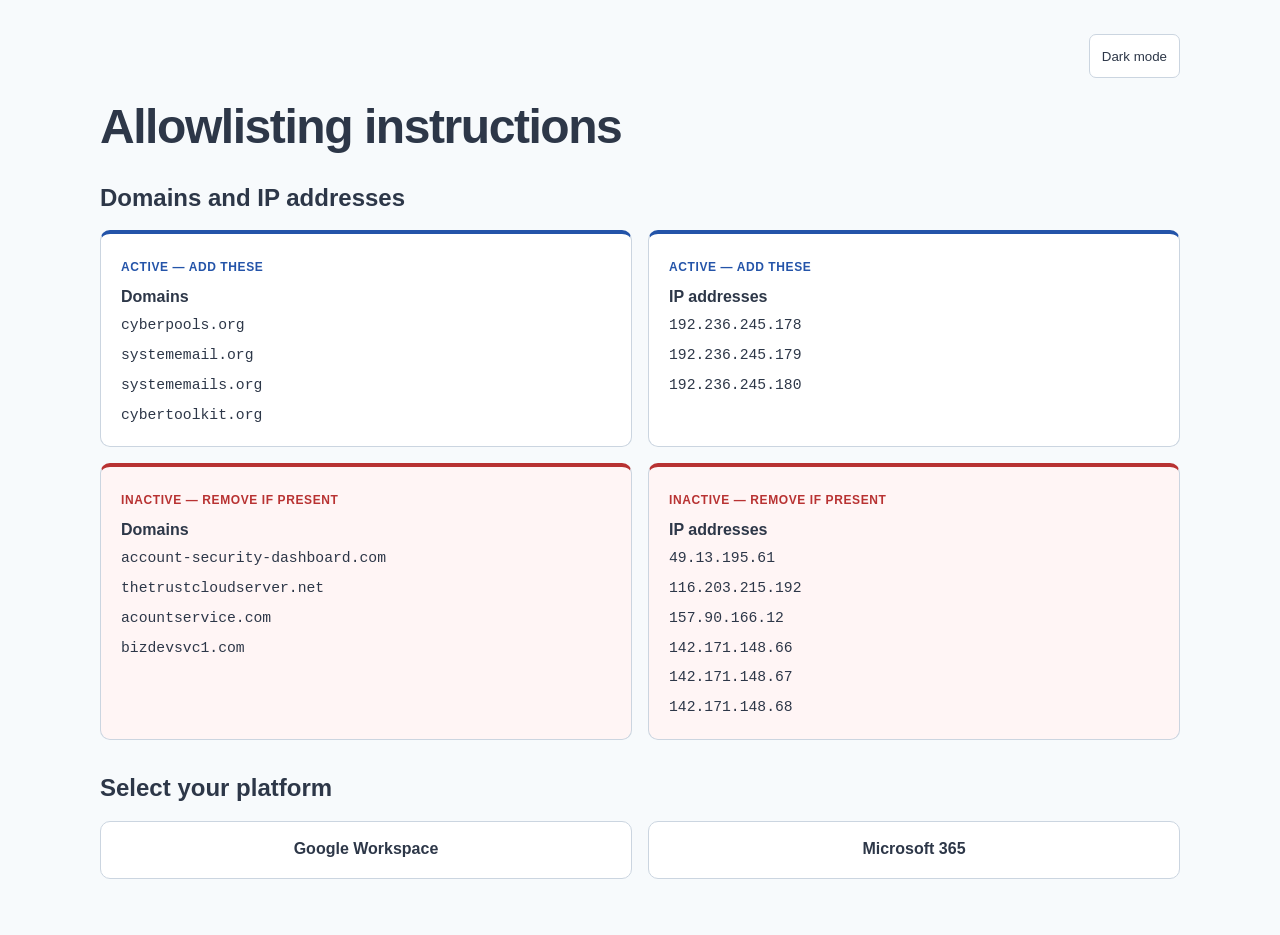
<file: index.html>
<!doctype html>
<html lang="en">
  <head>
    <meta charset="utf-8" />
    <meta name="viewport" content="width=device-width, initial-scale=1" />
    <meta name="description" content="Allowlisting instructions for Google Workspace and Microsoft 365." />
    <title>Allowlisting Instructions</title>
    <link rel="stylesheet" href="assets/styles.css" />
    <script src="workflow-navigation.js" defer></script>
    <script src="assets/render-navigation.js" defer></script>
    <script src="allowlist-values.js" defer></script>
    <script src="assets/render-values.js" defer></script>
    <script src="assets/theme.js" defer></script>
  </head>
  <body>
    <a class="skip-link" href="#content">Skip to content</a>
    <main class="page" id="content">
      <div class="utility-bar">
        <span></span>
        <button class="theme-toggle" type="button" data-theme-toggle>Light mode</button>
      </div>
      <header class="page-header">
        <h1>Allowlisting instructions</h1>
      </header>

      <section aria-labelledby="values-heading">
        <div class="section-heading">
          <h2 id="values-heading">Domains and IP addresses</h2>
        </div>

        <div class="reference-grid">
          <section class="reference-card active">
            <span class="status-label">Active — add these</span>
            <h3>Domains</h3>
            <ul class="plain-list" data-value-list="domains.active" data-value-type="domain"></ul>
          </section>

          <section class="reference-card active">
            <span class="status-label">Active — add these</span>
            <h3>IP addresses</h3>
            <ul class="plain-list" data-value-list="ipAddresses.active" data-value-type="ip"></ul>
          </section>

          <section class="reference-card inactive">
            <span class="status-label">Inactive — remove if present</span>
            <h3>Domains</h3>
            <ul class="plain-list" data-value-list="domains.inactive" data-value-type="domain"></ul>
          </section>

          <section class="reference-card inactive">
            <span class="status-label">Inactive — remove if present</span>
            <h3>IP addresses</h3>
            <ul class="plain-list" data-value-list="ipAddresses.inactive" data-value-type="ip"></ul>
          </section>
        </div>
      </section>

      <section class="section" aria-labelledby="platform-heading">
        <div class="section-heading">
          <h2 id="platform-heading">Select your platform</h2>
        </div>
        <div class="platform-grid">
          <a class="platform-button" data-workflow-start="google"></a>
          <a class="platform-button" data-workflow-start="microsoft"></a>
        </div>
      </section>
    </main>
  </body>
</html>
</file>
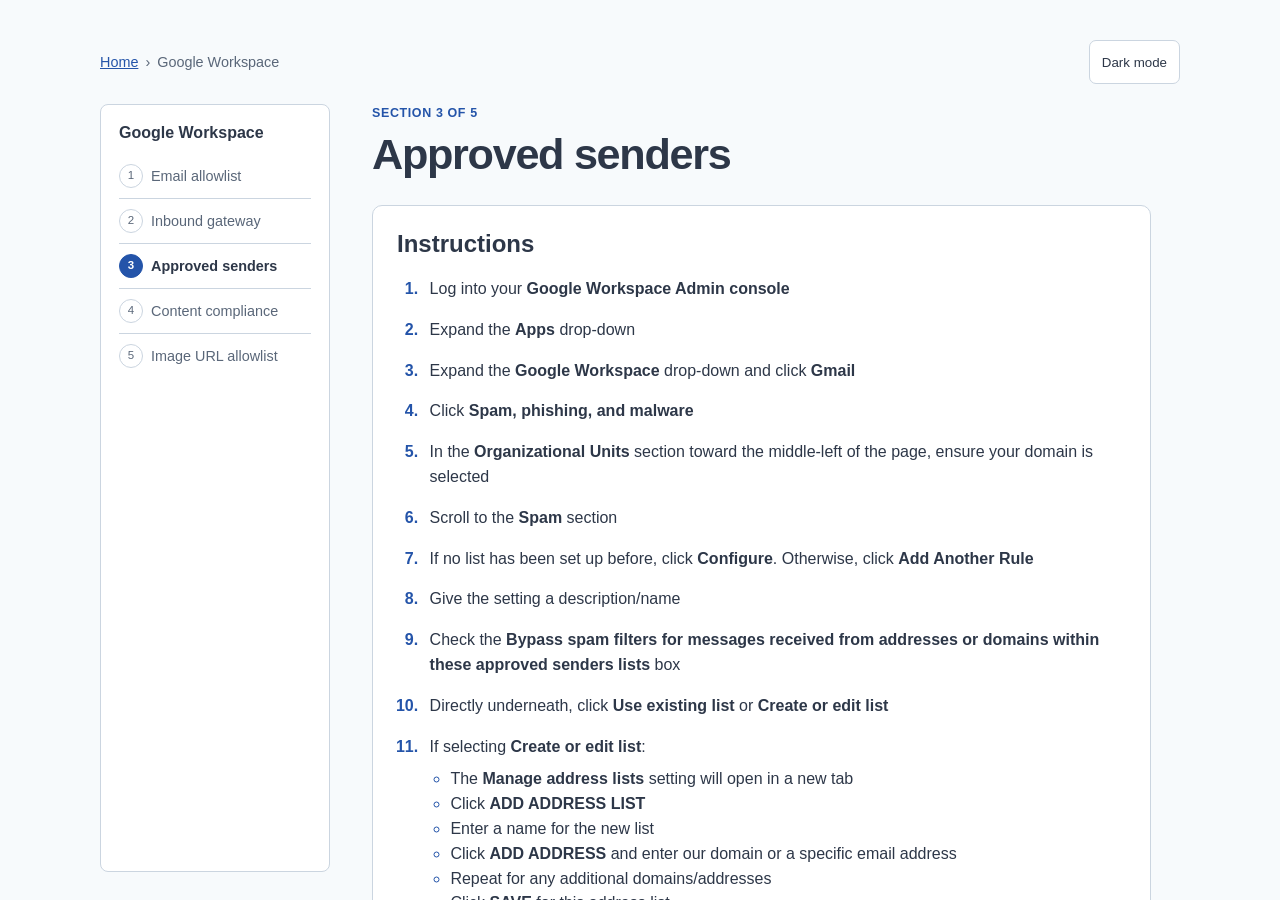
<file: google/approved-senders/index.html>
<!doctype html>
<html lang="en">
  <head>
    <meta charset="utf-8" />
    <meta name="viewport" content="width=device-width, initial-scale=1" />
    <meta name="description" content="Create an approved senders list in Google Workspace Gmail." />
    <title>Approved Senders — Google Workspace</title>
    <link rel="stylesheet" href="../../assets/styles.css" />
    <script src="../../workflow-navigation.js" defer></script>
    <script src="../../assets/render-navigation.js" defer></script>
    <script src="../../allowlist-values.js" defer></script>
    <script src="../../assets/render-values.js" defer></script>
    <script src="../../assets/theme.js" defer></script>
  </head>
  <body class="guide-body" data-workflow-platform="google" data-workflow-page="approved-senders">
    <a class="skip-link" href="#instructions">Skip to instructions</a>
    <main class="page guide-page">
      <div class="utility-bar"><nav class="breadcrumb" data-workflow-breadcrumb></nav><button class="theme-toggle" type="button" data-theme-toggle>Light mode</button></div>
      <details class="mobile-step-nav" data-workflow-mobile-nav></details>
      <div class="guide-layout">
        <nav class="step-nav" data-workflow-sidebar></nav>

        <article class="guide-content">
          <header class="guide-header">
            <p class="step-count" data-workflow-position></p>
            <h1 data-workflow-page-label></h1>
          </header>

          <section class="instructions" id="instructions" aria-labelledby="instructions-title">
            <h2 id="instructions-title">Instructions</h2>
            <ol>
              <li>Log into your <strong>Google Workspace Admin console</strong></li>
              <li>Expand the <strong>Apps</strong> drop-down</li>
              <li>Expand the <strong>Google Workspace</strong> drop-down and click <strong>Gmail</strong></li>
              <li>Click <strong>Spam, phishing, and malware</strong></li>
              <li>In the <strong>Organizational Units</strong> section toward the middle-left of the page, ensure your domain is selected</li>
              <li>Scroll to the <strong>Spam</strong> section</li>
              <li>If no list has been set up before, click <strong>Configure</strong>. Otherwise, click <strong>Add Another Rule</strong></li>
              <li>Give the setting a description/name</li>
              <li>Check the <strong>Bypass spam filters for messages received from addresses or domains within these approved senders lists</strong> box</li>
              <li>Directly underneath, click <strong>Use existing list</strong> or <strong>Create or edit list</strong></li>
              <li>
                If selecting <strong>Create or edit list</strong>:
                <ul>
                  <li>The <strong>Manage address lists</strong> setting will open in a new tab</li>
                  <li>Click <strong>ADD ADDRESS LIST</strong></li>
                  <li>Enter a name for the new list</li>
                  <li>Click <strong>ADD ADDRESS</strong> and enter our domain or a specific email address</li>
                  <li>Repeat for any additional domains/addresses</li>
                  <li>Click <strong>SAVE</strong> for this address list</li>
                  <li>Then, return to the original tab and click <strong>Use existing list</strong></li>
                </ul>
              </li>
              <li>Check the box for the list(s) with our domains/addresses, then close the popup</li>
              <li>Also check the <strong>Bypass spam filters and hide warnings for messages from senders or domains in selected lists</strong> box directly underneath the previous one</li>
              <li>Add the list with the <strong>Use existing list</strong> or <strong>Create or edit list</strong> options in the same way</li>
              <li>Click <strong>SAVE</strong></li>
            </ol>
          </section>

          <section class="values-box" aria-labelledby="values-title">
            <h2 id="values-title">Add these values</h2>
            <div class="value-group">
              <h3>Active domains — add each separately</h3>
              <ul class="plain-list" data-value-list="domains.active" data-value-type="domain"></ul>
            </div>
          </section>

          <section class="values-box remove-box" aria-labelledby="remove-values-title">
            <h2 id="remove-values-title">Remove these domains if present</h2>
            <ul class="plain-list" data-value-list="domains.inactive" data-value-type="domain"></ul>
          </section>

          <nav class="page-nav" data-workflow-pagination></nav>
        </article>
      </div>
    </main>
  </body>
</html>
</file>
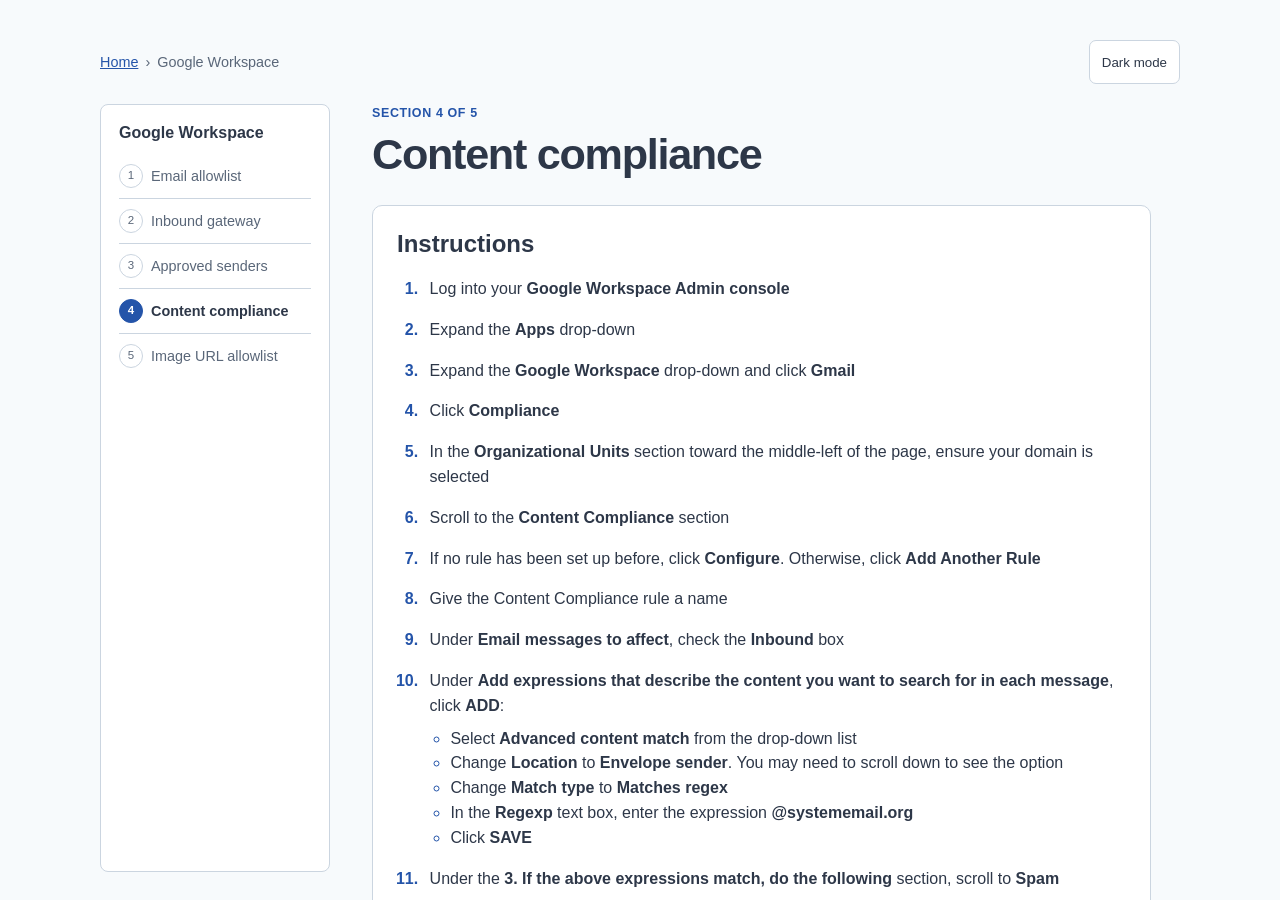
<file: google/content-compliance/index.html>
<!doctype html>
<html lang="en">
  <head>
    <meta charset="utf-8" />
    <meta name="viewport" content="width=device-width, initial-scale=1" />
    <meta name="description" content="Create a Google Workspace Gmail content compliance rule." />
    <title>Content Compliance — Google Workspace</title>
    <link rel="stylesheet" href="../../assets/styles.css" />
    <script src="../../workflow-navigation.js" defer></script>
    <script src="../../assets/render-navigation.js" defer></script>
    <script src="../../allowlist-values.js" defer></script>
    <script src="../../assets/render-values.js" defer></script>
    <script src="../../assets/theme.js" defer></script>
  </head>
  <body class="guide-body" data-workflow-platform="google" data-workflow-page="content-compliance">
    <a class="skip-link" href="#instructions">Skip to instructions</a>
    <main class="page guide-page">
      <div class="utility-bar"><nav class="breadcrumb" data-workflow-breadcrumb></nav><button class="theme-toggle" type="button" data-theme-toggle>Light mode</button></div>
      <details class="mobile-step-nav" data-workflow-mobile-nav></details>
      <div class="guide-layout">
        <nav class="step-nav" data-workflow-sidebar></nav>

        <article class="guide-content">
          <header class="guide-header">
            <p class="step-count" data-workflow-position></p>
            <h1 data-workflow-page-label></h1>
          </header>

          <section class="instructions" id="instructions" aria-labelledby="instructions-title">
            <h2 id="instructions-title">Instructions</h2>
            <ol>
              <li>Log into your <strong>Google Workspace Admin console</strong></li>
              <li>Expand the <strong>Apps</strong> drop-down</li>
              <li>Expand the <strong>Google Workspace</strong> drop-down and click <strong>Gmail</strong></li>
              <li>Click <strong>Compliance</strong></li>
              <li>In the <strong>Organizational Units</strong> section toward the middle-left of the page, ensure your domain is selected</li>
              <li>Scroll to the <strong>Content Compliance</strong> section</li>
              <li>If no rule has been set up before, click <strong>Configure</strong>. Otherwise, click <strong>Add Another Rule</strong></li>
              <li>Give the Content Compliance rule a name</li>
              <li>Under <strong>Email messages to affect</strong>, check the <strong>Inbound</strong> box</li>
              <li>
                Under <strong>Add expressions that describe the content you want to search for in each message</strong>, click <strong>ADD</strong>:
                <ul>
                  <li>Select <strong>Advanced content match</strong> from the drop-down list</li>
                  <li>Change <strong>Location</strong> to <strong>Envelope sender</strong>. You may need to scroll down to see the option</li>
                  <li>Change <strong>Match type</strong> to <strong>Matches regex</strong></li>
                  <li>In the <strong>Regexp</strong> text box, enter the expression <strong data-value="google.contentCompliance.envelopeSenderExpression" data-value-type="email-expression"></strong></li>
                  <li>Click <strong>SAVE</strong></li>
                </ul>
              </li>
              <li>Under the <strong>3. If the above expressions match, do the following</strong> section, scroll to <strong>Spam</strong></li>
              <li>Check the <strong>Bypass spam filter for this message</strong> box</li>
              <li>Click <strong>SAVE</strong></li>
            </ol>
          </section>

          <section class="values-box" aria-labelledby="values-title">
            <h2 id="values-title">Add these values</h2>
            <div class="value-group">
              <h3>Envelope sender regular expression</h3>
              <code data-value="google.contentCompliance.envelopeSenderExpression" data-value-type="email-expression"></code>
            </div>
          </section>

          <section class="values-box remove-box" aria-labelledby="remove-values-title">
            <h2 id="remove-values-title">Remove these envelope sender expressions if present</h2>
            <ul class="plain-list" data-value-list="domains.inactive" data-value-type="domain" data-value-prefix="@"></ul>
          </section>

          <nav class="page-nav" data-workflow-pagination></nav>
        </article>
      </div>
    </main>
  </body>
</html>
</file>
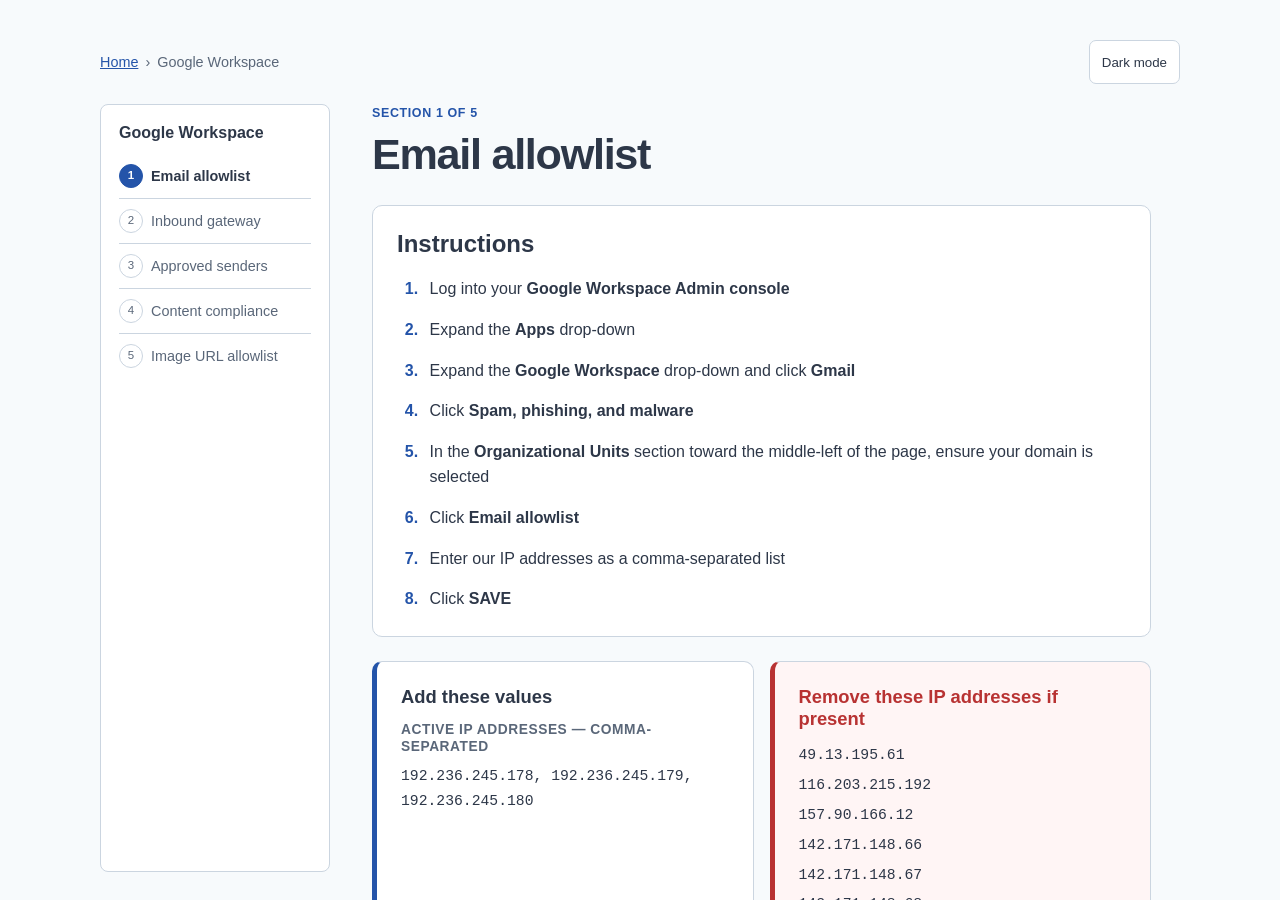
<file: google/email-allowlist/index.html>
<!doctype html>
<html lang="en">
  <head>
    <meta charset="utf-8" />
    <meta name="viewport" content="width=device-width, initial-scale=1" />
    <meta name="description" content="Add sending IP addresses to the Google Workspace Gmail email allowlist." />
    <title>Email Allowlist — Google Workspace</title>
    <link rel="stylesheet" href="../../assets/styles.css" />
    <script src="../../workflow-navigation.js" defer></script>
    <script src="../../assets/render-navigation.js" defer></script>
    <script src="../../allowlist-values.js" defer></script>
    <script src="../../assets/render-values.js" defer></script>
    <script src="../../assets/theme.js" defer></script>
  </head>
  <body class="guide-body" data-workflow-platform="google" data-workflow-page="email-allowlist">
    <a class="skip-link" href="#instructions">Skip to instructions</a>
    <main class="page guide-page">
      <div class="utility-bar"><nav class="breadcrumb" data-workflow-breadcrumb></nav><button class="theme-toggle" type="button" data-theme-toggle>Light mode</button></div>
      <details class="mobile-step-nav" data-workflow-mobile-nav></details>
      <div class="guide-layout">
        <nav class="step-nav" data-workflow-sidebar></nav>

        <article class="guide-content">
          <header class="guide-header">
            <p class="step-count" data-workflow-position></p>
            <h1 data-workflow-page-label></h1>
          </header>

          <section class="instructions" id="instructions" aria-labelledby="instructions-title">
            <h2 id="instructions-title">Instructions</h2>
            <ol>
              <li>Log into your <strong>Google Workspace Admin console</strong></li>
              <li>Expand the <strong>Apps</strong> drop-down</li>
              <li>Expand the <strong>Google Workspace</strong> drop-down and click <strong>Gmail</strong></li>
              <li>Click <strong>Spam, phishing, and malware</strong></li>
              <li>In the <strong>Organizational Units</strong> section toward the middle-left of the page, ensure your domain is selected</li>
              <li>Click <strong>Email allowlist</strong></li>
              <li>Enter our IP addresses as a comma-separated list</li>
              <li>Click <strong>SAVE</strong></li>
            </ol>
          </section>

          <section class="values-box" aria-labelledby="values-title">
            <h2 id="values-title">Add these values</h2>
            <div class="value-group">
              <h3>Active IP addresses — comma-separated</h3>
              <code data-value="ipAddresses.active" data-value-type="ip" data-value-separator=", "></code>
            </div>
          </section>

          <section class="values-box remove-box" aria-labelledby="remove-values-title">
            <h2 id="remove-values-title">Remove these IP addresses if present</h2>
            <ul class="plain-list" data-value-list="ipAddresses.inactive" data-value-type="ip"></ul>
          </section>

          <nav class="page-nav" data-workflow-pagination></nav>
        </article>
      </div>
    </main>
  </body>
</html>
</file>
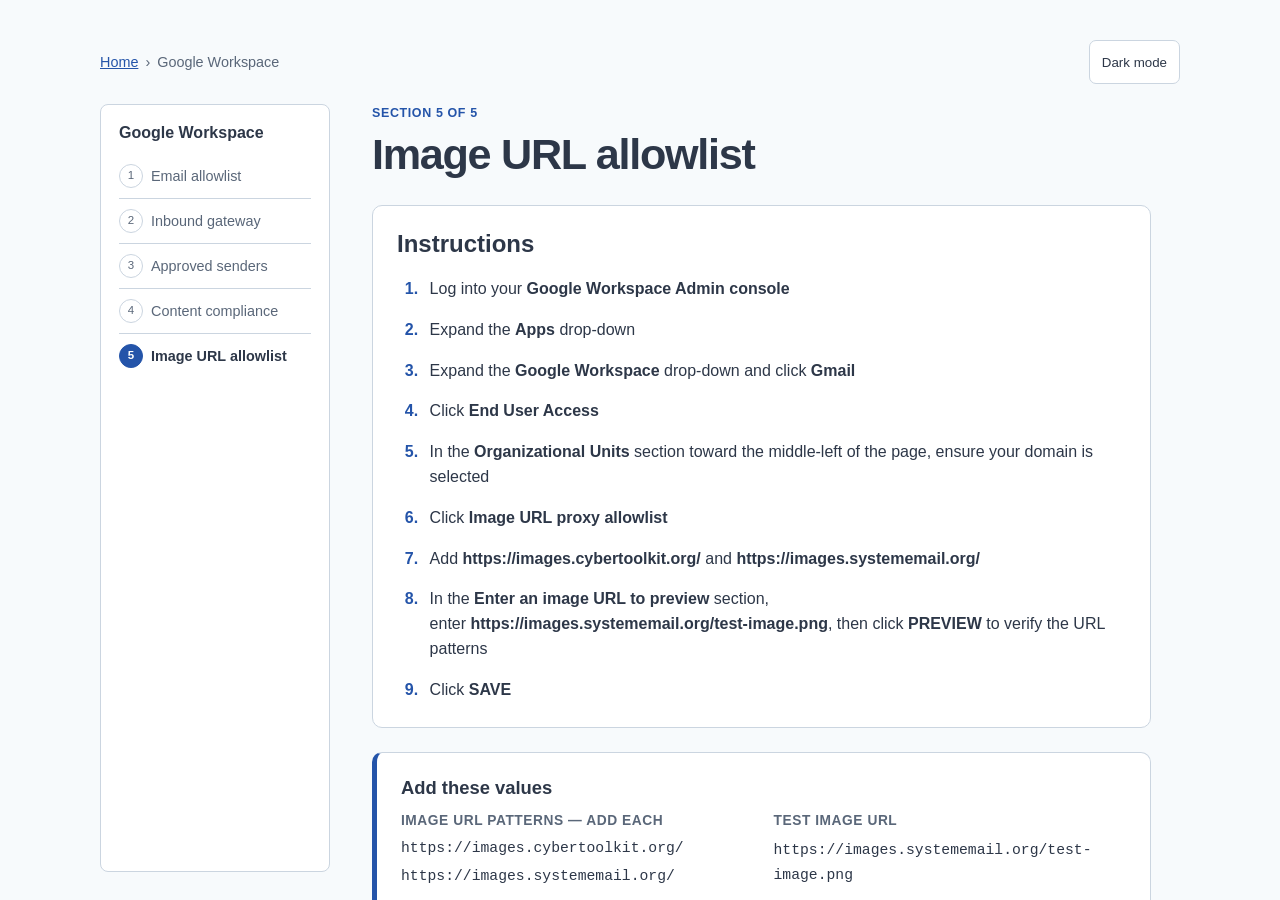
<file: google/image-allowlist/index.html>
<!doctype html>
<html lang="en">
  <head>
    <meta charset="utf-8" />
    <meta name="viewport" content="width=device-width, initial-scale=1" />
    <meta name="description" content="Configure the Google Workspace Gmail image URL proxy allowlist." />
    <title>Image URL Allowlist — Google Workspace</title>
    <link rel="stylesheet" href="../../assets/styles.css" />
    <script src="../../workflow-navigation.js" defer></script>
    <script src="../../assets/render-navigation.js" defer></script>
    <script src="../../allowlist-values.js" defer></script>
    <script src="../../assets/render-values.js" defer></script>
    <script src="../../assets/theme.js" defer></script>
  </head>
  <body class="guide-body" data-workflow-platform="google" data-workflow-page="image-allowlist">
    <a class="skip-link" href="#instructions">Skip to instructions</a>
    <main class="page guide-page">
      <div class="utility-bar"><nav class="breadcrumb" data-workflow-breadcrumb></nav><button class="theme-toggle" type="button" data-theme-toggle>Light mode</button></div>
      <details class="mobile-step-nav" data-workflow-mobile-nav></details>
      <div class="guide-layout">
        <nav class="step-nav" data-workflow-sidebar></nav>

        <article class="guide-content">
          <header class="guide-header">
            <p class="step-count" data-workflow-position></p>
            <h1 data-workflow-page-label></h1>
          </header>

          <section class="instructions" id="instructions" aria-labelledby="instructions-title">
            <h2 id="instructions-title">Instructions</h2>
            <ol>
              <li>Log into your <strong>Google Workspace Admin console</strong></li>
              <li>Expand the <strong>Apps</strong> drop-down</li>
              <li>Expand the <strong>Google Workspace</strong> drop-down and click <strong>Gmail</strong></li>
              <li>Click <strong>End User Access</strong></li>
              <li>In the <strong>Organizational Units</strong> section toward the middle-left of the page, ensure your domain is selected</li>
              <li>Click <strong>Image URL proxy allowlist</strong></li>
              <li>Add <span data-value-inline-list="google.imageAllowlist.urlPatterns" data-value-type="https-url"></span></li>
              <li>In the <strong>Enter an image URL to preview</strong> section,<br /> enter <strong data-value="google.imageAllowlist.testImageUrl" data-value-type="https-url"></strong>, then click <strong>PREVIEW</strong> to verify the URL patterns</li>
              <li>Click <strong>SAVE</strong></li>
            </ol>
          </section>

          <section class="values-box full-width-values" aria-labelledby="values-title">
            <h2 id="values-title">Add these values</h2>
            <div class="value-groups">
              <div class="value-group">
                <h3>Image URL patterns — add each</h3>
                <ul class="plain-list" data-value-list="google.imageAllowlist.urlPatterns" data-value-type="https-url"></ul>
              </div>
              <div class="value-group">
                <h3>Test image URL</h3>
                <code data-value="google.imageAllowlist.testImageUrl" data-value-type="https-url"></code>
              </div>
            </div>
          </section>

          <nav class="page-nav" data-workflow-pagination></nav>
        </article>
      </div>
    </main>
  </body>
</html>
</file>
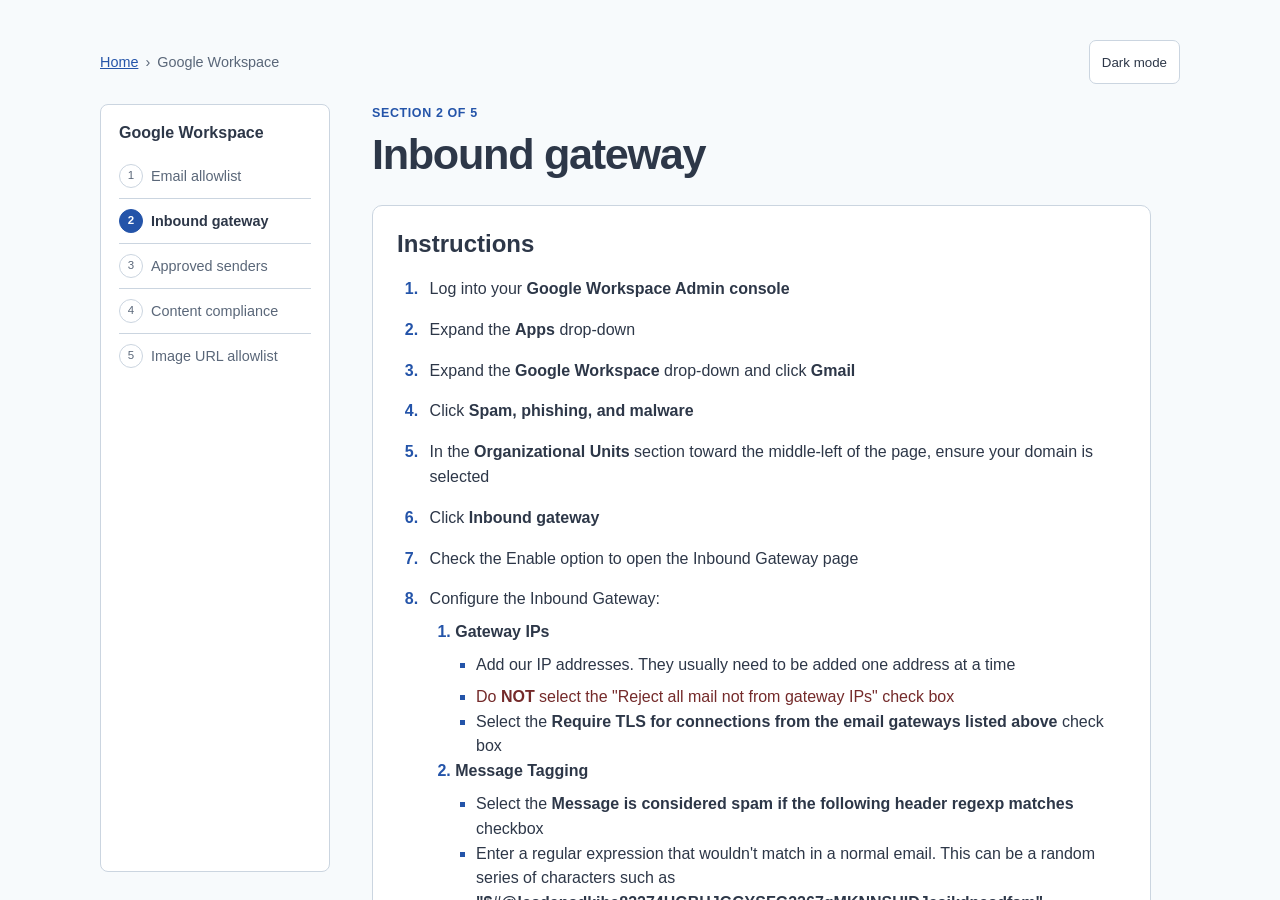
<file: google/inbound-gateway/index.html>
<!doctype html>
<html lang="en">
  <head>
    <meta charset="utf-8" />
    <meta name="viewport" content="width=device-width, initial-scale=1" />
    <meta name="description" content="Configure the Google Workspace Gmail inbound gateway." />
    <title>Inbound Gateway — Google Workspace</title>
    <link rel="stylesheet" href="../../assets/styles.css" />
    <script src="../../workflow-navigation.js" defer></script>
    <script src="../../assets/render-navigation.js" defer></script>
    <script src="../../allowlist-values.js" defer></script>
    <script src="../../assets/render-values.js" defer></script>
    <script src="../../assets/theme.js" defer></script>
  </head>
  <body class="guide-body" data-workflow-platform="google" data-workflow-page="inbound-gateway">
    <a class="skip-link" href="#instructions">Skip to instructions</a>
    <main class="page guide-page">
      <div class="utility-bar"><nav class="breadcrumb" data-workflow-breadcrumb></nav><button class="theme-toggle" type="button" data-theme-toggle>Light mode</button></div>
      <details class="mobile-step-nav" data-workflow-mobile-nav></details>
      <div class="guide-layout">
        <nav class="step-nav" data-workflow-sidebar></nav>

        <article class="guide-content">
          <header class="guide-header">
            <p class="step-count" data-workflow-position></p>
            <h1 data-workflow-page-label></h1>
          </header>

          <section class="instructions" id="instructions" aria-labelledby="instructions-title">
            <h2 id="instructions-title">Instructions</h2>
            <ol>
              <li>Log into your <strong>Google Workspace Admin console</strong></li>
              <li>Expand the <strong>Apps</strong> drop-down</li>
              <li>Expand the <strong>Google Workspace</strong> drop-down and click <strong>Gmail</strong></li>
              <li>Click <strong>Spam, phishing, and malware</strong></li>
              <li>In the <strong>Organizational Units</strong> section toward the middle-left of the page, ensure your domain is selected</li>
              <li>Click <strong>Inbound gateway</strong></li>
              <li>Check the Enable option to open the Inbound Gateway page</li>
              <li>
                Configure the Inbound Gateway:
                <ol>
                  <li>
                    <strong>Gateway IPs</strong>
                    <ul>
                      <li>Add our IP addresses. They usually need to be added one address at a time</li>
                      <li><span class="instruction-warning">Do <strong>NOT</strong> select the "Reject all mail not from gateway IPs" check box</span></li>
                      <li>Select the <strong>Require TLS for connections from the email gateways listed above</strong> check box</li>
                    </ul>
                  </li>
                  <li>
                    <strong>Message Tagging</strong>
                    <ul>
                      <li>Select the <strong>Message is considered spam if the following header regexp matches</strong> checkbox</li>
                      <li>Enter a regular expression that wouldn't match in a normal email. This can be a random series of characters such as <strong><span class="long-string">"$#@!asdansdkjha83274HGBHJGGYSFG3267gMKNNSUIDJasjkdnasdfsm"</span></strong></li>
                      <li>Select "Disable Gmail spam evaluation on mail from this gateway; only use header value check box"</li>
                    </ul>
                  </li>
                </ol>
              </li>
              <li>Click <strong>SAVE</strong></li>
            </ol>
          </section>

          <section class="values-box" aria-labelledby="values-title">
            <h2 id="values-title">Add these values</h2>
            <div class="value-group">
              <h3>Active gateway IP addresses — add individually</h3>
              <ul class="plain-list" data-value-list="ipAddresses.active" data-value-type="ip"></ul>
            </div>
          </section>

          <section class="values-box remove-box" aria-labelledby="remove-values-title">
            <h2 id="remove-values-title">Remove these gateway IP addresses if present</h2>
            <ul class="plain-list" data-value-list="ipAddresses.inactive" data-value-type="ip"></ul>
          </section>

          <nav class="page-nav" data-workflow-pagination></nav>
        </article>
      </div>
    </main>
  </body>
</html>
</file>
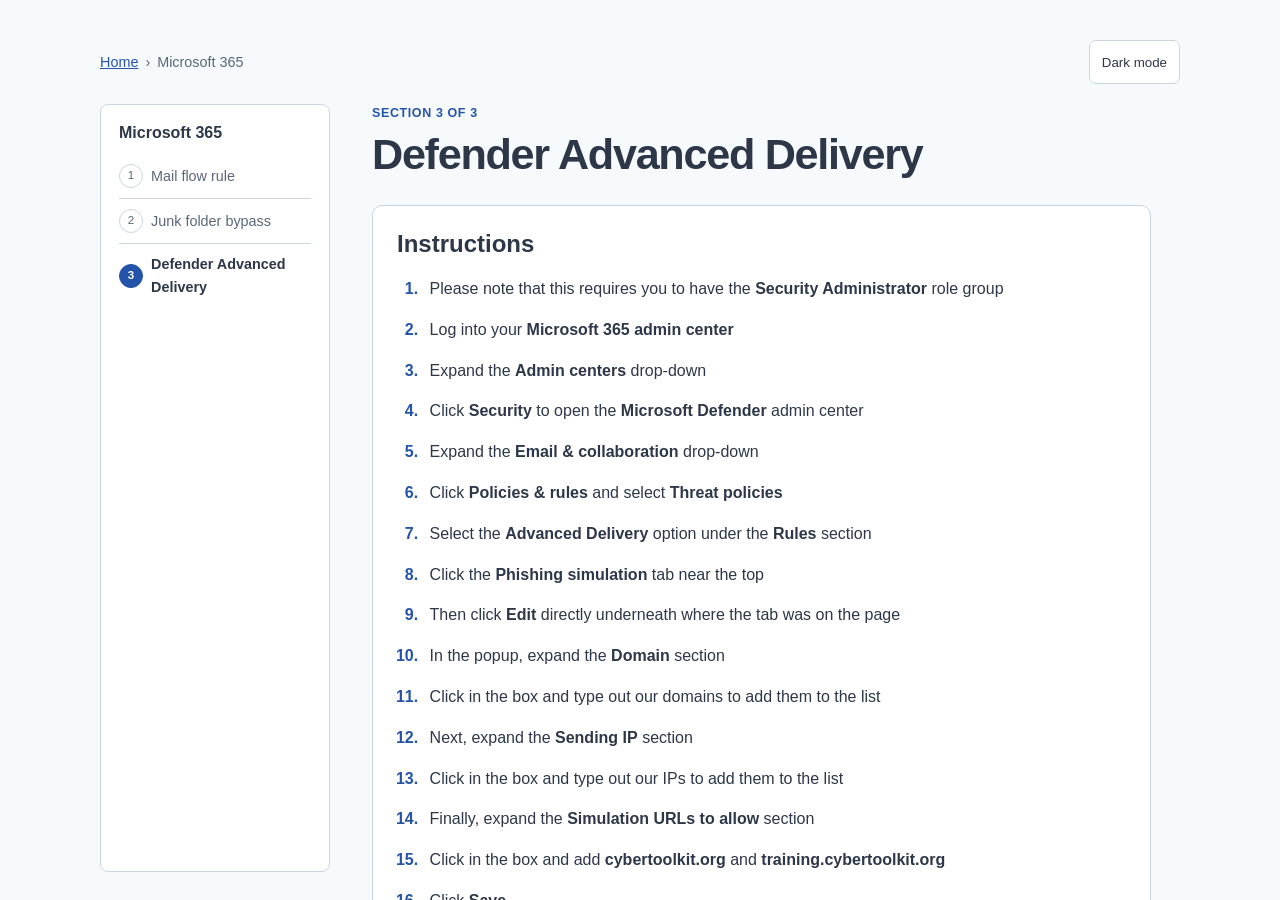
<file: microsoft/defender/index.html>
<!doctype html>
<html lang="en">
  <head>
    <meta charset="utf-8" />
    <meta name="viewport" content="width=device-width, initial-scale=1" />
    <meta name="description" content="Configure Microsoft Defender Advanced Delivery for an authorized phishing simulation." />
    <title>Defender Advanced Delivery — Microsoft 365</title>
    <link rel="stylesheet" href="../../assets/styles.css" />
    <script src="../../workflow-navigation.js" defer></script>
    <script src="../../assets/render-navigation.js" defer></script>
    <script src="../../allowlist-values.js" defer></script>
    <script src="../../assets/render-values.js" defer></script>
    <script src="../../assets/theme.js" defer></script>
  </head>
  <body class="guide-body" data-workflow-platform="microsoft" data-workflow-page="defender">
    <a class="skip-link" href="#instructions">Skip to instructions</a>
    <main class="page guide-page">
      <div class="utility-bar"><nav class="breadcrumb" data-workflow-breadcrumb></nav><button class="theme-toggle" type="button" data-theme-toggle>Light mode</button></div>
      <details class="mobile-step-nav" data-workflow-mobile-nav></details>
      <div class="guide-layout">
        <nav class="step-nav" data-workflow-sidebar></nav>

        <article class="guide-content">
          <header class="guide-header">
            <p class="step-count" data-workflow-position></p>
            <h1 data-workflow-page-label></h1>
          </header>

          <section class="instructions" id="instructions" aria-labelledby="instructions-title">
            <h2 id="instructions-title">Instructions</h2>
            <ol>
              <li>Please note that this requires you to have the <strong>Security Administrator</strong> role group</li>
              <li>Log into your <strong>Microsoft 365 admin center</strong></li>
              <li>Expand the <strong>Admin centers</strong> drop-down</li>
              <li>Click <strong>Security</strong> to open the <strong>Microsoft Defender</strong> admin center</li>
              <li>Expand the <strong>Email &amp; collaboration</strong> drop-down</li>
              <li>Click <strong>Policies &amp; rules</strong> and select <strong>Threat policies</strong></li>
              <li>Select the <strong>Advanced Delivery</strong> option under the <strong>Rules</strong> section</li>
              <li>Click the <strong>Phishing simulation</strong> tab near the top</li>
              <li>Then click <strong>Edit</strong> directly underneath where the tab was on the page</li>
              <li>In the popup, expand the <strong>Domain</strong> section</li>
              <li>Click in the box and type out our domains to add them to the list</li>
              <li>Next, expand the <strong>Sending IP</strong> section</li>
              <li>Click in the box and type out our IPs to add them to the list</li>
              <li>Finally, expand the <strong>Simulation URLs to allow</strong> section</li>
              <li>Click in the box and add <span data-value-inline-list="microsoft.defender.simulationUrls" data-value-type="domain"></span></li>
              <li>Click <strong>Save</strong></li>
            </ol>
          </section>

          <section class="values-box" aria-labelledby="values-title">
            <h2 id="values-title">Add these values</h2>
            <div class="value-groups">
              <div class="value-group">
                <h3>Active domains</h3>
                <ul class="plain-list" data-value-list="domains.active" data-value-type="domain"></ul>
              </div>
              <div class="value-group">
                <h3>Active sending IP addresses</h3>
                <ul class="plain-list" data-value-list="ipAddresses.active" data-value-type="ip"></ul>
              </div>
              <div class="value-group">
                <h3>Simulation URLs</h3>
                <ul class="plain-list" data-value-list="microsoft.defender.simulationUrls" data-value-type="domain"></ul>
              </div>
            </div>
          </section>

          <section class="values-box remove-box" aria-labelledby="remove-values-title">
            <h2 id="remove-values-title">Remove these values if present</h2>
            <div class="value-groups">
              <div class="value-group">
                <h3>Inactive domains</h3>
                <ul class="plain-list" data-value-list="domains.inactive" data-value-type="domain"></ul>
              </div>
              <div class="value-group">
                <h3>Inactive sending IP addresses</h3>
                <ul class="plain-list" data-value-list="ipAddresses.inactive" data-value-type="ip"></ul>
              </div>
            </div>
          </section>

          <nav class="page-nav" data-workflow-pagination></nav>
        </article>
      </div>
    </main>
  </body>
</html>
</file>
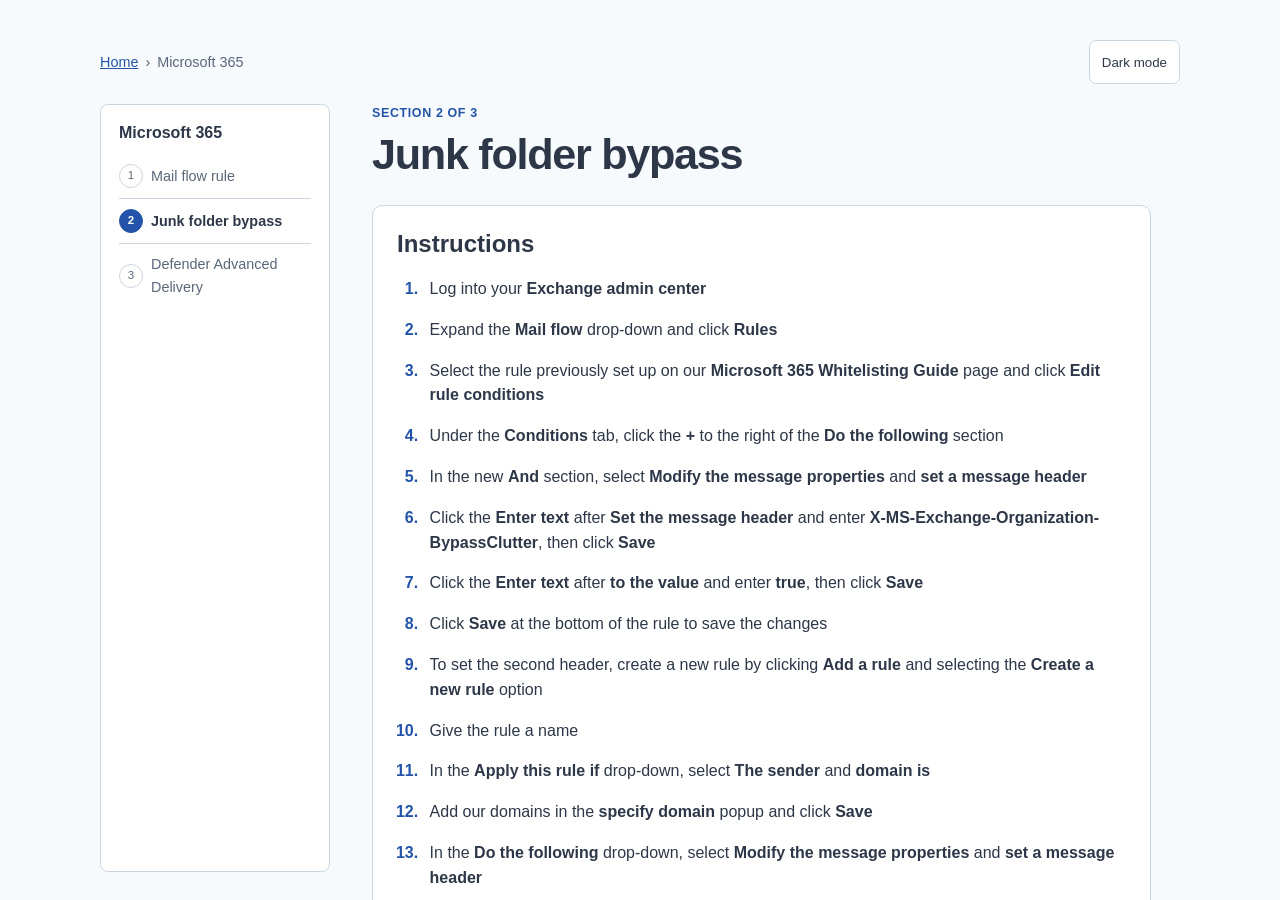
<file: microsoft/junk-bypass/index.html>
<!doctype html>
<html lang="en">
  <head>
    <meta charset="utf-8" />
    <meta name="viewport" content="width=device-width, initial-scale=1" />
    <meta name="description" content="Configure Microsoft 365 Exchange headers to bypass Junk and Clutter folders." />
    <title>Junk Folder Bypass — Microsoft 365</title>
    <link rel="stylesheet" href="../../assets/styles.css" />
    <script src="../../workflow-navigation.js" defer></script>
    <script src="../../assets/render-navigation.js" defer></script>
    <script src="../../allowlist-values.js" defer></script>
    <script src="../../assets/render-values.js" defer></script>
    <script src="../../assets/theme.js" defer></script>
  </head>
  <body class="guide-body" data-workflow-platform="microsoft" data-workflow-page="junk-bypass">
    <a class="skip-link" href="#instructions">Skip to instructions</a>
    <main class="page guide-page">
      <div class="utility-bar"><nav class="breadcrumb" data-workflow-breadcrumb></nav><button class="theme-toggle" type="button" data-theme-toggle>Light mode</button></div>
      <details class="mobile-step-nav" data-workflow-mobile-nav></details>
      <div class="guide-layout">
        <nav class="step-nav" data-workflow-sidebar></nav>

        <article class="guide-content">
          <header class="guide-header">
            <p class="step-count" data-workflow-position></p>
            <h1 data-workflow-page-label></h1>
          </header>

          <section class="instructions" id="instructions" aria-labelledby="instructions-title">
            <h2 id="instructions-title">Instructions</h2>
            <ol>
              <li>Log into your <strong>Exchange admin center</strong></li>
              <li>Expand the <strong>Mail flow</strong> drop-down and click <strong>Rules</strong></li>
              <li>Select the rule previously set up on our <strong>Microsoft 365 Whitelisting Guide</strong> page and click <strong>Edit rule conditions</strong></li>
              <li>Under the <strong>Conditions</strong> tab, click the <strong>+</strong> to the right of the <strong>Do the following</strong> section</li>
              <li>In the new <strong>And</strong> section, select <strong>Modify the message properties</strong> and <strong>set a message header</strong></li>
              <li>Click the <strong>Enter text</strong> after <strong>Set the message header</strong> and enter <strong data-value="microsoft.junkBypass.firstHeader.name" data-value-type="header-name"></strong>, then click <strong>Save</strong></li>
              <li>Click the <strong>Enter text</strong> after <strong>to the value</strong> and enter <strong data-value="microsoft.junkBypass.firstHeader.value"></strong>, then click <strong>Save</strong></li>
              <li>Click <strong>Save</strong> at the bottom of the rule to save the changes</li>
              <li>To set the second header, create a new rule by clicking <strong>Add a rule</strong> and selecting the <strong>Create a new rule</strong> option</li>
              <li>Give the rule a name</li>
              <li>In the <strong>Apply this rule if</strong> drop-down, select <strong>The sender</strong> and <strong>domain is</strong></li>
              <li>Add our domains in the <strong>specify domain</strong> popup and click <strong>Save</strong></li>
              <li>In the <strong>Do the following</strong> drop-down, select <strong>Modify the message properties</strong> and <strong>set a message header</strong></li>
              <li>This time, set the message header to <strong data-value="microsoft.junkBypass.secondHeader.name" data-value-type="header-name"></strong> and the value to <strong data-value="microsoft.junkBypass.secondHeader.value"></strong></li>
              <li>Once set, click <strong>Next</strong> to go to the <strong>Set rule settings</strong> section</li>
              <li>Ensure <strong>Rule mode</strong> is set to <strong>Enforce</strong>, then click <strong>Next</strong></li>
              <li>Once on the <strong>Review and finish</strong> section, click <strong>Finish</strong></li>
              <li>Ensure this new rule also shows <strong>Enabled</strong> under <strong>Status</strong></li>
            </ol>
          </section>

          <section class="values-box" aria-labelledby="values-title">
            <h2 id="values-title">Add these values</h2>
            <div class="value-groups">
              <div class="value-group">
                <h3>Active sender domains</h3>
              <ul class="plain-list" data-value-list="domains.active" data-value-type="domain"></ul>
              </div>
              <div class="value-group">
                <h3>First header</h3>
                <ul class="plain-list">
                  <li>Name: <code data-value="microsoft.junkBypass.firstHeader.name" data-value-type="header-name"></code></li>
                  <li>Value: <code data-value="microsoft.junkBypass.firstHeader.value"></code></li>
                </ul>
              </div>
              <div class="value-group">
                <h3>Second header</h3>
                <ul class="plain-list">
                  <li>Name: <code data-value="microsoft.junkBypass.secondHeader.name" data-value-type="header-name"></code></li>
                  <li>Value: <code data-value="microsoft.junkBypass.secondHeader.value"></code></li>
                </ul>
              </div>
            </div>
          </section>

          <section class="values-box remove-box" aria-labelledby="remove-values-title">
            <h2 id="remove-values-title">Remove these sender domains if present</h2>
            <ul class="plain-list" data-value-list="domains.inactive" data-value-type="domain"></ul>
          </section>

          <nav class="page-nav" data-workflow-pagination></nav>
        </article>
      </div>
    </main>
  </body>
</html>
</file>
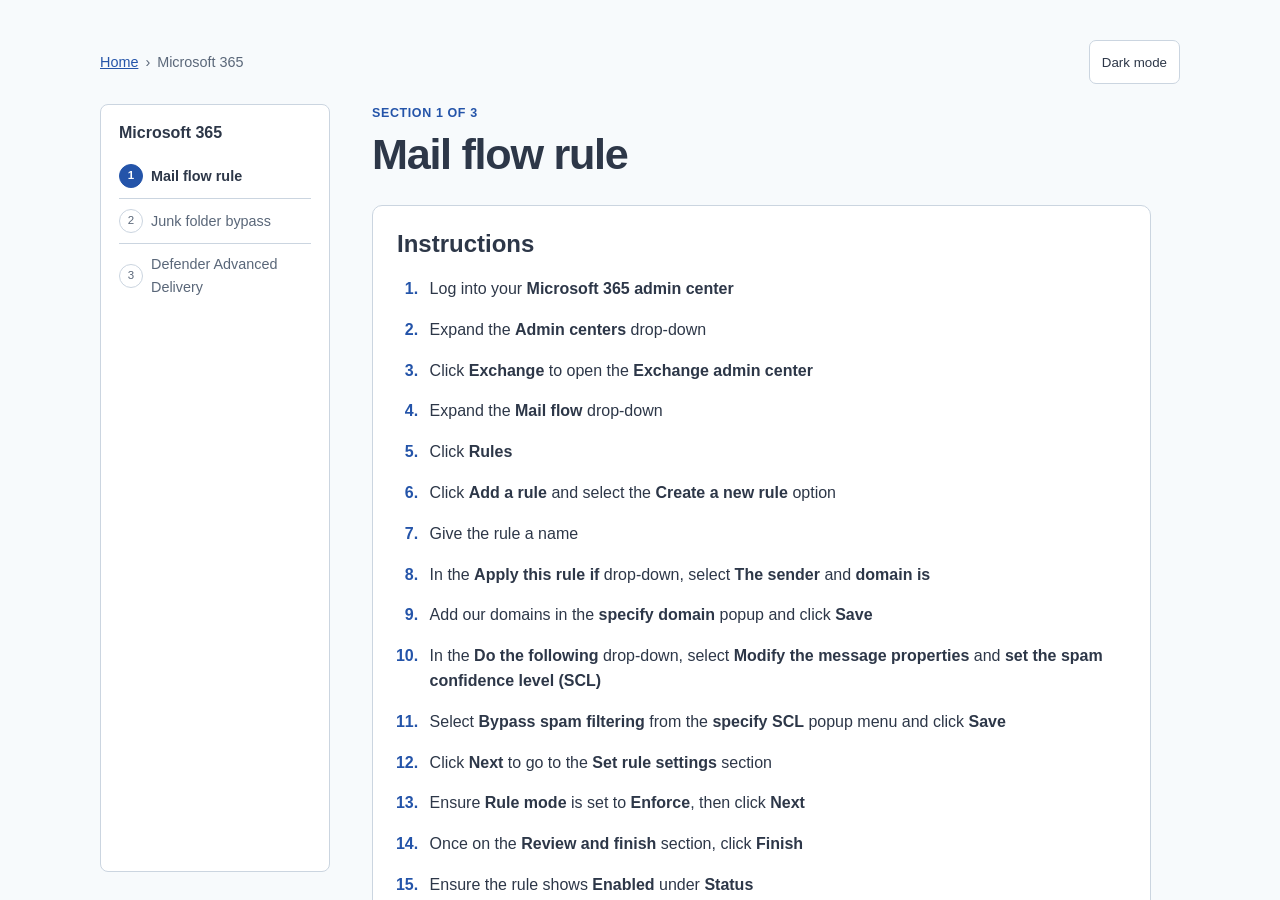
<file: microsoft/mail-flow/index.html>
<!doctype html>
<html lang="en">
  <head>
    <meta charset="utf-8" />
    <meta name="viewport" content="width=device-width, initial-scale=1" />
    <meta name="description" content="Create the Microsoft 365 Exchange mail flow allowlisting rule." />
    <title>Mail Flow Rule — Microsoft 365</title>
    <link rel="stylesheet" href="../../assets/styles.css" />
    <script src="../../workflow-navigation.js" defer></script>
    <script src="../../assets/render-navigation.js" defer></script>
    <script src="../../allowlist-values.js" defer></script>
    <script src="../../assets/render-values.js" defer></script>
    <script src="../../assets/theme.js" defer></script>
  </head>
  <body class="guide-body" data-workflow-platform="microsoft" data-workflow-page="mail-flow">
    <a class="skip-link" href="#instructions">Skip to instructions</a>
    <main class="page guide-page">
      <div class="utility-bar"><nav class="breadcrumb" data-workflow-breadcrumb></nav><button class="theme-toggle" type="button" data-theme-toggle>Light mode</button></div>
      <details class="mobile-step-nav" data-workflow-mobile-nav></details>
      <div class="guide-layout">
        <nav class="step-nav" data-workflow-sidebar></nav>

        <article class="guide-content">
          <header class="guide-header">
            <p class="step-count" data-workflow-position></p>
            <h1 data-workflow-page-label></h1>
          </header>

          <section class="instructions" id="instructions" aria-labelledby="instructions-title">
            <h2 id="instructions-title">Instructions</h2>
            <ol>
              <li>Log into your <strong>Microsoft 365 admin center</strong></li>
              <li>Expand the <strong>Admin centers</strong> drop-down</li>
              <li>Click <strong>Exchange</strong> to open the <strong>Exchange admin center</strong></li>
              <li>Expand the <strong>Mail flow</strong> drop-down</li>
              <li>Click <strong>Rules</strong></li>
              <li>Click <strong>Add a rule</strong> and select the <strong>Create a new rule</strong> option</li>
              <li>Give the rule a name</li>
              <li>In the <strong>Apply this rule if</strong> drop-down, select <strong>The sender</strong> and <strong>domain is</strong></li>
              <li>Add our domains in the <strong>specify domain</strong> popup and click <strong>Save</strong></li>
              <li>In the <strong>Do the following</strong> drop-down, select <strong>Modify the message properties</strong> and <strong>set the spam confidence level (SCL)</strong></li>
              <li>Select <strong>Bypass spam filtering</strong> from the <strong>specify SCL</strong> popup menu and click <strong>Save</strong></li>
              <li>Click <strong>Next</strong> to go to the <strong>Set rule settings</strong> section</li>
              <li>Ensure <strong>Rule mode</strong> is set to <strong>Enforce</strong>, then click <strong>Next</strong></li>
              <li>Once on the <strong>Review and finish</strong> section, click <strong>Finish</strong></li>
              <li>Ensure the rule shows <strong>Enabled</strong> under <strong>Status</strong></li>
            </ol>
          </section>

          <section class="values-box" aria-labelledby="values-title">
            <h2 id="values-title">Add these values</h2>
            <div class="value-group">
              <h3>Active sender domains — add each</h3>
              <ul class="plain-list" data-value-list="domains.active" data-value-type="domain"></ul>
            </div>
          </section>

          <section class="values-box remove-box" aria-labelledby="remove-values-title">
            <h2 id="remove-values-title">Remove these sender domains if present</h2>
            <ul class="plain-list" data-value-list="domains.inactive" data-value-type="domain"></ul>
          </section>

          <nav class="page-nav" data-workflow-pagination></nav>
        </article>
      </div>
    </main>
  </body>
</html>
</file>
<file: assets/styles.css>
:root {
  color-scheme: light;
  --background: #f7fafc;
  --surface: #ffffff;
  --text: #2d3748;
  --muted: #5a6779;
  --border: #cbd5e0;
  --accent: #2454a9;
  --accent-soft: #e8eef8;
  --link: #2454a9;
  --inactive: #b83232;
  --inactive-soft: #fff5f5;
  --note: #fffaf0;
  --note-border: #b7791f;
  --warning-text: #742a2a;
  --note-text: #744210;
}

[data-theme="dark"] {
  color-scheme: dark;
  --background: #1a202c;
  --surface: #2d3748;
  --text: #f7fafc;
  --muted: #cbd5e0;
  --border: #4a5568;
  --accent: #63b3ed;
  --accent-soft: #253f56;
  --link: #90cdf4;
  --inactive: #fc8181;
  --inactive-soft: #412e35;
  --note: #403b2a;
  --note-border: #ecc94b;
  --warning-text: #fed7d7;
  --note-text: #fefcbf;
}

@media (prefers-color-scheme: dark) {
  :root:not([data-theme]) {
    color-scheme: dark;
    --background: #1a202c;
    --surface: #2d3748;
    --text: #f7fafc;
    --muted: #cbd5e0;
    --border: #4a5568;
    --accent: #63b3ed;
    --accent-soft: #253f56;
    --link: #90cdf4;
    --inactive: #fc8181;
    --inactive-soft: #412e35;
    --note: #403b2a;
    --note-border: #ecc94b;
    --warning-text: #fed7d7;
    --note-text: #fefcbf;
  }
}

* { box-sizing: border-box; }
html { font-size: 16px; }
body {
  margin: 0;
  min-width: 320px;
  background: var(--background);
  color: var(--text);
  font-family: Arial, Helvetica, sans-serif;
  line-height: 1.55;
  transition: background-color .18s ease, color .18s ease;
}
a { color: var(--link); }
a:hover { text-decoration-thickness: 2px; }
code {
  font-family: "SFMono-Regular", Consolas, "Liberation Mono", monospace;
  font-size: .92em;
  overflow-wrap: anywhere;
  word-break: break-word;
}
:focus-visible { outline: 3px solid #b98000; outline-offset: 3px; }
.skip-link { position: absolute; left: 12px; top: -60px; z-index: 10; background: var(--text); color: white; padding: 9px 12px; }
.skip-link:focus { top: 12px; }

.page {
  width: min(1080px, calc(100% - 24px));
  margin: 0 auto;
  padding: 24px 0 calc(56px + env(safe-area-inset-bottom));
}
.page-header { max-width: 760px; margin-bottom: 28px; }
.utility-bar { display: flex; align-items: center; justify-content: space-between; gap: 12px; margin-bottom: 20px; }
.utility-bar .breadcrumb { margin: 0; }
.theme-toggle { flex: none; min-height: 44px; border: 1px solid var(--border); border-radius: 7px; background: var(--surface); color: var(--text); padding: 8px 12px; cursor: pointer; }
h1, h2, h3 { line-height: 1.2; }
h1 { margin: 0 0 12px; font-size: clamp(2rem, 5vw, 3rem); letter-spacing: -.03em; }
h2 { margin: 0 0 14px; font-size: 1.5rem; }
h3 { margin: 0 0 8px; font-size: 1rem; }
p { margin: 0 0 14px; }
.intro { color: var(--muted); font-size: 1.08rem; }
.section { margin-top: 34px; }
.section-heading { margin-bottom: 18px; }
.section-heading p { color: var(--muted); }

.reference-grid {
  display: grid;
  grid-template-columns: 1fr;
  gap: 16px;
}
.reference-card, .platform-button, .values-box, .instructions {
  border: 1px solid var(--border);
  border-radius: 10px;
  background: var(--surface);
}
.reference-card { padding: 20px; }
.reference-card.active { border-top: 4px solid var(--accent); }
.reference-card.inactive { border-top: 4px solid var(--inactive); background: var(--inactive-soft); }
.status-label { display: inline-block; margin-bottom: 10px; font-size: .75rem; font-weight: 700; letter-spacing: .05em; text-transform: uppercase; color: var(--accent); }
.inactive .status-label { color: var(--inactive); }
.plain-list { list-style: none; padding: 0; margin: 0; display: grid; gap: 7px; }
.plain-list li { min-width: 0; }
.plain-list code { display: block; }
.data-error { color: var(--warning-text); font-weight: 700; }
.empty-values { color: var(--muted); font-style: italic; }

.platform-grid { display: grid; grid-template-columns: 1fr; gap: 16px; }
.platform-button { display: flex; align-items: center; justify-content: center; min-height: 58px; padding: 14px 20px; text-align: center; text-decoration: none; color: var(--text); font-weight: 700; }

.breadcrumb { min-width: 0; color: var(--muted); font-size: .9rem; overflow-wrap: anywhere; }
.breadcrumb span { margin: 0 7px; }
.guide-body { min-height: 100vh; min-height: 100dvh; }
.page.guide-page { padding-bottom: calc(56px + env(safe-area-inset-bottom)); }
.guide-layout { display: block; }
.step-nav { display: none; border: 1px solid var(--border); border-radius: 8px; background: var(--surface); padding: 18px; }
.guide-content {
  min-width: 0;
  display: grid;
  grid-template-columns: 1fr;
  gap: 20px;
  align-content: start;
}
.guide-content > * { min-width: 0; }
.guide-header { margin: 0; }
.step-count { margin-bottom: 6px; color: var(--accent); font-size: .78rem; font-weight: 700; text-transform: uppercase; letter-spacing: .05em; }
.guide-header h1 { margin-bottom: 0; font-size: clamp(2rem, 9vw, 2.7rem); }
#instructions { scroll-margin-top: 88px; }

.mobile-step-nav {
  position: sticky;
  top: env(safe-area-inset-top);
  z-index: 5;
  margin-bottom: 20px;
  border: 1px solid var(--border);
  border-radius: 8px;
  background: var(--surface);
  box-shadow: 0 6px 18px color-mix(in srgb, var(--background) 75%, transparent);
}
.mobile-step-nav summary {
  min-height: 58px;
  display: grid;
  grid-template-columns: minmax(0, 1fr) auto;
  align-items: center;
  column-gap: 12px;
  padding: 10px 14px;
  list-style: none;
  cursor: pointer;
}
.mobile-step-nav summary::-webkit-details-marker { display: none; }
.mobile-step-nav summary::after { content: "+"; grid-column: 2; grid-row: 1 / span 2; font-size: 1.35rem; line-height: 1; color: var(--accent); }
.mobile-step-nav[open] summary::after { content: "−"; }
.mobile-step-platform { grid-column: 1; color: var(--muted); font-size: .76rem; font-weight: 700; text-transform: uppercase; letter-spacing: .04em; }
.mobile-step-nav summary strong { grid-column: 1; min-width: 0; overflow-wrap: anywhere; }
.mobile-step-nav ol { max-height: min(55vh, 360px); overflow-y: auto; list-style: none; margin: 0; padding: 6px 14px 12px; border-top: 1px solid var(--border); counter-reset: section-step; }
.mobile-step-nav li { counter-increment: section-step; border-top: 1px solid var(--border); }
.mobile-step-nav li:first-child { border-top: 0; }
.mobile-step-nav a, .step-nav a { text-decoration: none; color: var(--muted); }
.mobile-step-nav a { min-height: 46px; display: grid; grid-template-columns: 26px minmax(0, 1fr); align-items: center; gap: 9px; padding: 8px 0; }
.mobile-step-nav a::before, .step-nav a::before { content: counter(section-step); display: grid; place-items: center; border: 1px solid var(--border); border-radius: 50%; font-size: .72rem; }
.mobile-step-nav a::before { width: 24px; height: 24px; }
.mobile-step-nav a[aria-current="page"], .step-nav a[aria-current="page"] { color: var(--text); font-weight: 700; }
.mobile-step-nav a[aria-current="page"]::before, .step-nav a[aria-current="page"]::before { border-color: var(--accent); background: var(--accent); color: white; }

.values-box { margin: 0; padding: 18px; border-left: 5px solid var(--accent); }
.remove-box { border-left-color: var(--inactive); background: var(--inactive-soft); }
.remove-box h2, .remove-box h3 { color: var(--inactive); }
.values-box h2 { font-size: 1.15rem; }
.value-groups { display: grid; grid-template-columns: 1fr; gap: 20px; }
.value-group { min-width: 0; }
.value-group h3 { font-size: .86rem; text-transform: uppercase; letter-spacing: .04em; color: var(--muted); }
.value-group .plain-list { gap: 5px; }
.warning { margin: 0; padding: 16px 18px; border-left: 5px solid var(--inactive); background: var(--inactive-soft); color: var(--warning-text); }
.warning strong { display: block; margin-bottom: 3px; }
.note { margin: 0; padding: 15px 18px; border-left: 5px solid var(--note-border); background: var(--note); color: var(--note-text); }

.instructions { padding: 18px; }
.instructions h2 { margin-bottom: 18px; }
.instructions > ol { margin: 0; padding-left: 1.35rem; }
.instructions > ol > li { padding: 0 0 16px 4px; }
.instructions > ol > li:last-child { padding-bottom: 0; }
.instructions ol ol { margin-top: 8px; padding-left: 1.35rem; }
.instructions ul { margin-top: 8px; padding-left: 1.2rem; }
.instructions li::marker { color: var(--accent); font-weight: 700; }
.instruction-warning { display: block; margin-top: 7px; color: var(--warning-text); }
.long-string { overflow-wrap: anywhere; word-break: break-word; }

.page-nav { display: grid; grid-template-columns: 1fr; gap: 14px; margin-top: 4px; }
.page-nav a { min-height: 62px; display: block; border: 1px solid var(--border); border-radius: 8px; background: var(--surface); padding: 12px 14px; text-decoration: none; }
.page-nav small { display: block; color: var(--muted); margin-bottom: 3px; }

@media (min-width: 600px) {
  .page { width: min(1080px, calc(100% - 36px)); padding-top: 34px; }
  .reference-grid, .platform-grid, .page-nav { grid-template-columns: repeat(2, minmax(0, 1fr)); }
  .value-groups { grid-template-columns: repeat(2, minmax(0, 1fr)); }
  .page-nav a:last-child { text-align: right; }
  .instructions, .values-box { padding: 24px; }
  .instructions > ol { padding-left: 1.6rem; }
  .instructions > ol > li { padding-left: 7px; }
  .instructions ol ol { padding-left: 1.6rem; }
  .instructions ul { padding-left: 1.3rem; }
}

@media (min-width: 860px) {
  .guide-body { height: 100dvh; overflow: hidden; }
  .page.guide-page { height: 100dvh; padding-top: 40px; padding-bottom: 0; display: flex; flex-direction: column; }
  .mobile-step-nav { display: none; }
  .guide-layout { flex: 1; min-height: 0; display: grid; grid-template-columns: 230px minmax(0, 1fr); gap: 32px; align-items: stretch; }
  .step-nav { display: block; min-height: 0; overflow-y: auto; align-self: stretch; margin-bottom: 28px; }
  .step-nav h2 { font-size: 1rem; margin-bottom: 12px; }
  .step-nav ol { list-style: none; margin: 0; padding: 0; counter-reset: section-step; }
  .step-nav li { counter-increment: section-step; border-top: 1px solid var(--border); }
  .step-nav li:first-child { border-top: 0; }
  .step-nav a { min-height: 44px; display: grid; grid-template-columns: 24px minmax(0, 1fr); align-items: center; gap: 8px; padding: 9px 0; font-size: .9rem; }
  .step-nav a::before { width: 22px; height: 22px; }
  .guide-content {
    min-height: 0;
    overflow-y: auto;
    padding-right: 14px;
    padding-bottom: 70px;
    scrollbar-gutter: stable;
    grid-template-columns: repeat(2, minmax(0, 1fr));
    column-gap: 16px;
    row-gap: 24px;
  }
  .guide-content > .guide-header,
  .guide-content > .instructions,
  .guide-content > .warning,
  .guide-content > .note,
  .guide-content > .full-width-values,
  .guide-content > .page-nav { grid-column: 1 / -1; }
  .guide-content > .values-box { min-width: 0; }
  .guide-content > .values-box .value-groups { grid-template-columns: 1fr; }
  .guide-content > .full-width-values .value-groups { grid-template-columns: repeat(2, minmax(0, 1fr)); }
  #instructions { scroll-margin-top: 24px; }
}

@media (min-width: 1100px) {
  .guide-layout { gap: 42px; }
}

@media (hover: hover) {
  .theme-toggle:hover, .platform-button:hover, .page-nav a:hover, .mobile-step-nav a:hover, .step-nav a:hover { border-color: var(--accent); }
}

@media (prefers-reduced-motion: reduce) {
  body { transition: none; }
}
</file>
